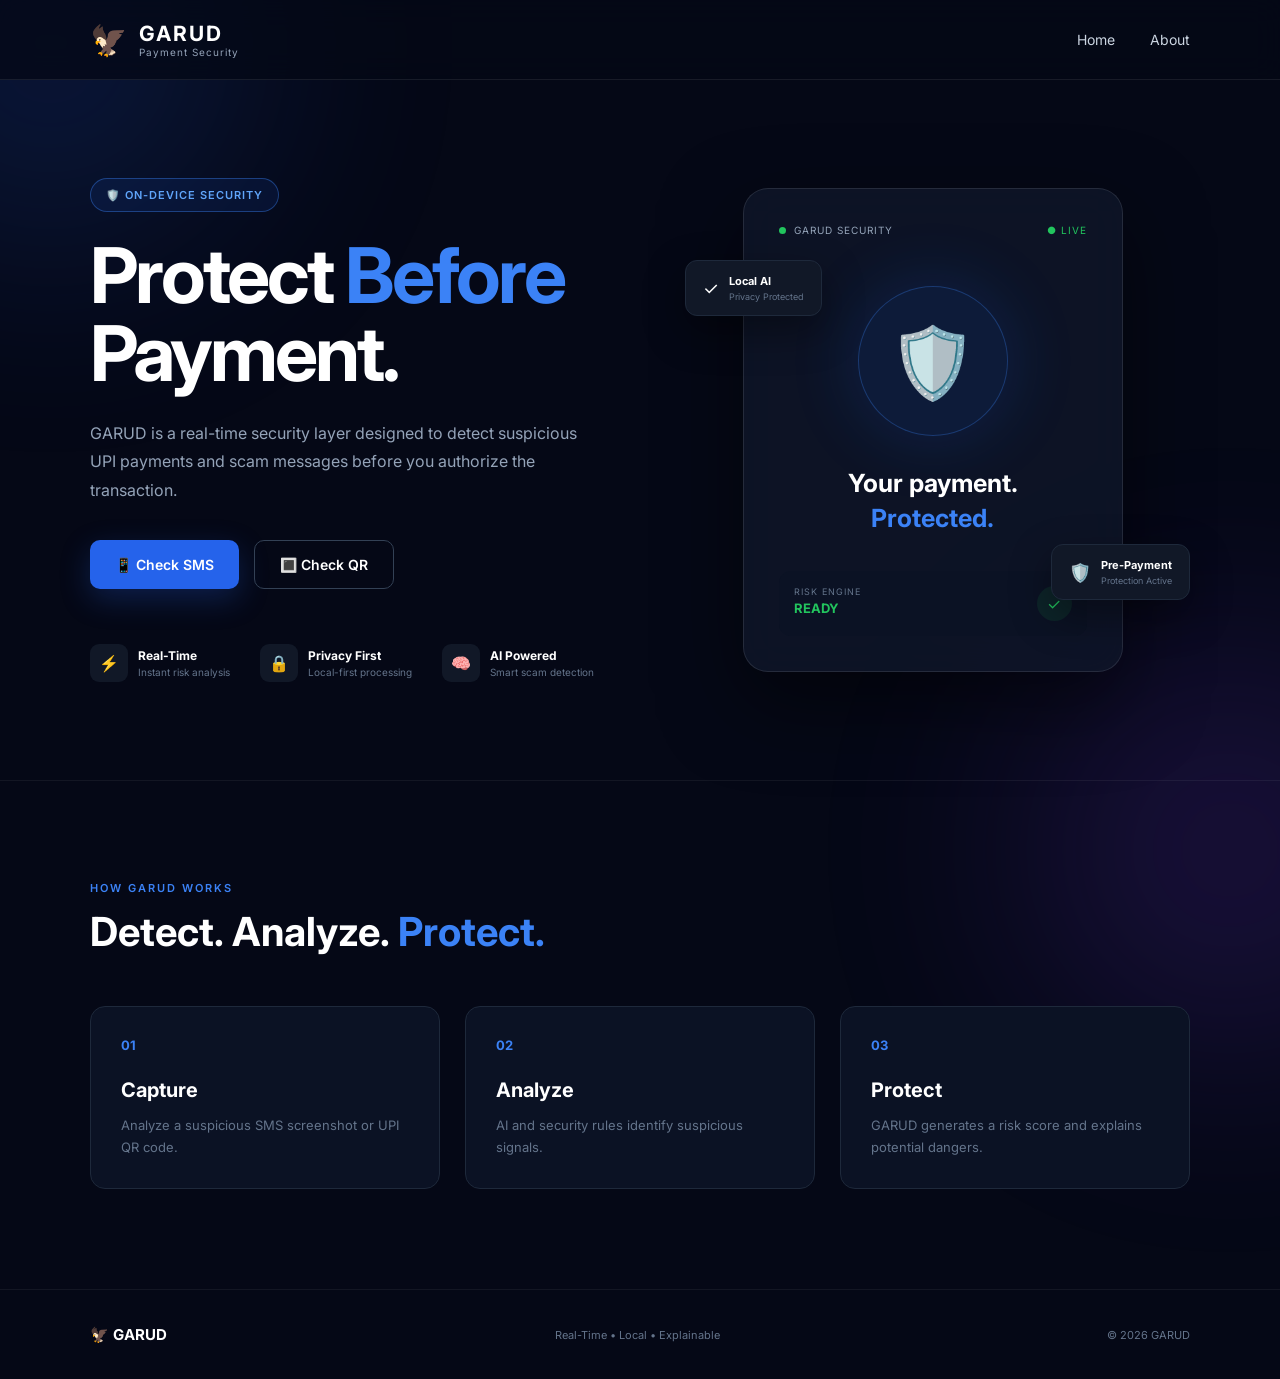
<file: index.html>
<!DOCTYPE html>
<html lang="en">

<head>
    <meta charset="UTF-8">

    <meta name="viewport" content="width=device-width, initial-scale=1.0">

    <title>GARUD | Protect Before Payment</title>

    <!-- CSS -->
    <link rel="stylesheet" href="garud.css">

    <!-- Google Font -->
    <link rel="preconnect" href="https://fonts.googleapis.com">
    <link rel="preconnect" href="https://fonts.gstatic.com" crossorigin>
    <link href="https://fonts.googleapis.com/css2?family=Inter:wght@400;500;600;700;800&display=swap"
        rel="stylesheet">
</head>

<body>

    <!-- Background decoration -->
    <div class="background-circle circle-one"></div>
    <div class="background-circle circle-two"></div>

    <!-- Navigation Bar -->
    <header>

        <div class="logo">
            <div class="logo-icon">🦅</div>

            <div>
                <h2>GARUD</h2>
                <p>Payment Security</p>
            </div>
        </div>

        <nav>
            <a href="#home">Home</a>
            <a href="#about">About</a>
        </nav>

    </header>


    <!-- Main Home Section -->
    <main id="home">

        <section class="hero">

            <!-- Left side -->
            <div class="hero-content">

                <div class="badge">
                    🛡️ ON-DEVICE SECURITY
                </div>

                <h1>
                    Protect
                    <span>Before</span>
                    Payment.
                </h1>

                <p class="description">
                    GARUD is a real-time security layer designed to
                    detect suspicious UPI payments and scam messages
                    before you authorize the transaction.
                </p>


                <!-- Buttons -->
                <div class="button-container">

                    <button class="primary-btn" onclick="checkSMS()">
                        📱 Check SMS
                    </button>

                    <button class="secondary-btn" onclick="checkQR()">
                        🔳 Check QR
                    </button>

                </div>


                <!-- Features -->
                <div class="features">

                    <div class="feature">
                        <div class="feature-icon">⚡</div>

                        <div>
                            <h3>Real-Time</h3>
                            <p>Instant risk analysis</p>
                        </div>
                    </div>


                    <div class="feature">
                        <div class="feature-icon">🔒</div>

                        <div>
                            <h3>Privacy First</h3>
                            <p>Local-first processing</p>
                        </div>
                    </div>


                    <div class="feature">
                        <div class="feature-icon">🧠</div>

                        <div>
                            <h3>AI Powered</h3>
                            <p>Smart scam detection</p>
                        </div>
                    </div>

                </div>

            </div>


            <!-- Right side -->
            <div class="hero-visual">

                <div class="security-card">

                    <div class="card-header">

                        <div class="status-dot"></div>

                        <span>GARUD SECURITY</span>

                        <span class="live">● LIVE</span>

                    </div>


                    <div class="shield">

                        <div class="shield-inner">
                            🛡️
                        </div>

                    </div>


                    <h2>
                        Your payment.
                        <br>
                        <span>Protected.</span>
                    </h2>


                    <div class="risk-info">

                        <div>
                            <p>RISK ENGINE</p>
                            <strong>READY</strong>
                        </div>

                        <div class="risk-status">
                            ✓
                        </div>

                    </div>

                </div>


                <!-- Floating cards -->

                <div class="floating-card card-one">
                    <span>✓</span>
                    <div>
                        <strong>Local AI</strong>
                        <small>Privacy Protected</small>
                    </div>
                </div>


                <div class="floating-card card-two">
                    <span>🛡️</span>
                    <div>
                        <strong>Pre-Payment</strong>
                        <small>Protection Active</small>
                    </div>
                </div>

            </div>

        </section>


        <!-- About section -->
        <section id="about" class="about-section">

            <div class="about-title">
                <p class="small-title">HOW GARUD WORKS</p>

                <h2>
                    Detect. Analyze.
                    <span>Protect.</span>
                </h2>
            </div>


            <div class="steps">

                <div class="step">
                    <div class="step-number">01</div>

                    <h3>Capture</h3>

                    <p>
                        Analyze a suspicious SMS screenshot
                        or UPI QR code.
                    </p>
                </div>


                <div class="step">
                    <div class="step-number">02</div>

                    <h3>Analyze</h3>

                    <p>
                        AI and security rules identify
                        suspicious signals.
                    </p>
                </div>


                <div class="step">
                    <div class="step-number">03</div>

                    <h3>Protect</h3>

                    <p>
                        GARUD generates a risk score and
                        explains potential dangers.
                    </p>
                </div>

            </div>

        </section>

    </main>


    <!-- Footer -->
    <footer>

        <div class="footer-logo">
            🦅 GARUD
        </div>

        <p>
            Real-Time • Local • Explainable
        </p>

        <p class="copyright">
            © 2026 GARUD
        </p>

    </footer>


    <!-- JavaScript -->
    <script src="garud.js"></script>

</body>

</html>
</file>
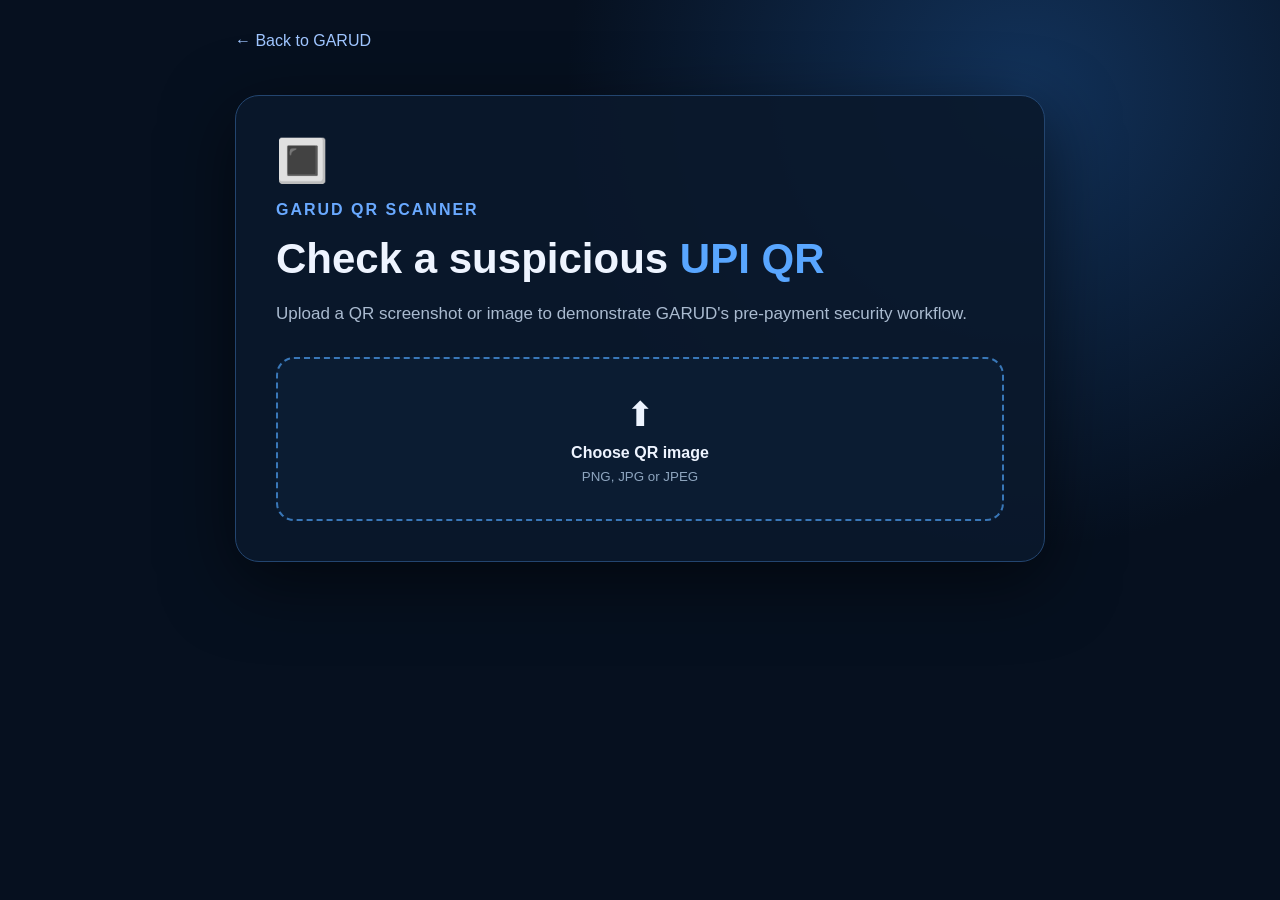
<file: qr.html>
<!DOCTYPE html>
<html lang="en">
<head>
  <meta charset="UTF-8">
  <meta name="viewport" content="width=device-width, initial-scale=1.0">
  <title>GARUD | QR Security Check</title>
  <link rel="stylesheet" href="qr.css">
</head>
<body>
  <main class="page">
    <a class="back" href="index.html">← Back to GARUD</a>
    <section class="card">
      <div class="icon">🔳</div>
      <p class="eyebrow">GARUD QR SCANNER</p>
      <h1>Check a suspicious <span>UPI QR</span></h1>
      <p class="subtitle">Upload a QR screenshot or image to demonstrate GARUD's pre-payment security workflow.</p>

      <label class="upload" for="qrFile">
        <span class="upload-icon">⬆</span>
        <strong>Choose QR image</strong>
        <small>PNG, JPG or JPEG</small>
      </label>
      <input id="qrFile" type="file" accept="image/png,image/jpeg,image/jpg">

      <div id="previewBox" class="preview hidden">
        <img id="preview" alt="QR image preview">
        <div>
          <strong id="fileName">Selected image</strong>
          <button id="analyzeBtn" class="primary" type="button">Analyze QR</button>
        </div>
      </div>

      <div id="result" class="result hidden"></div>
    </section>
  </main>
  <script src="qr.js"></script>
</body>
</html>
</file>
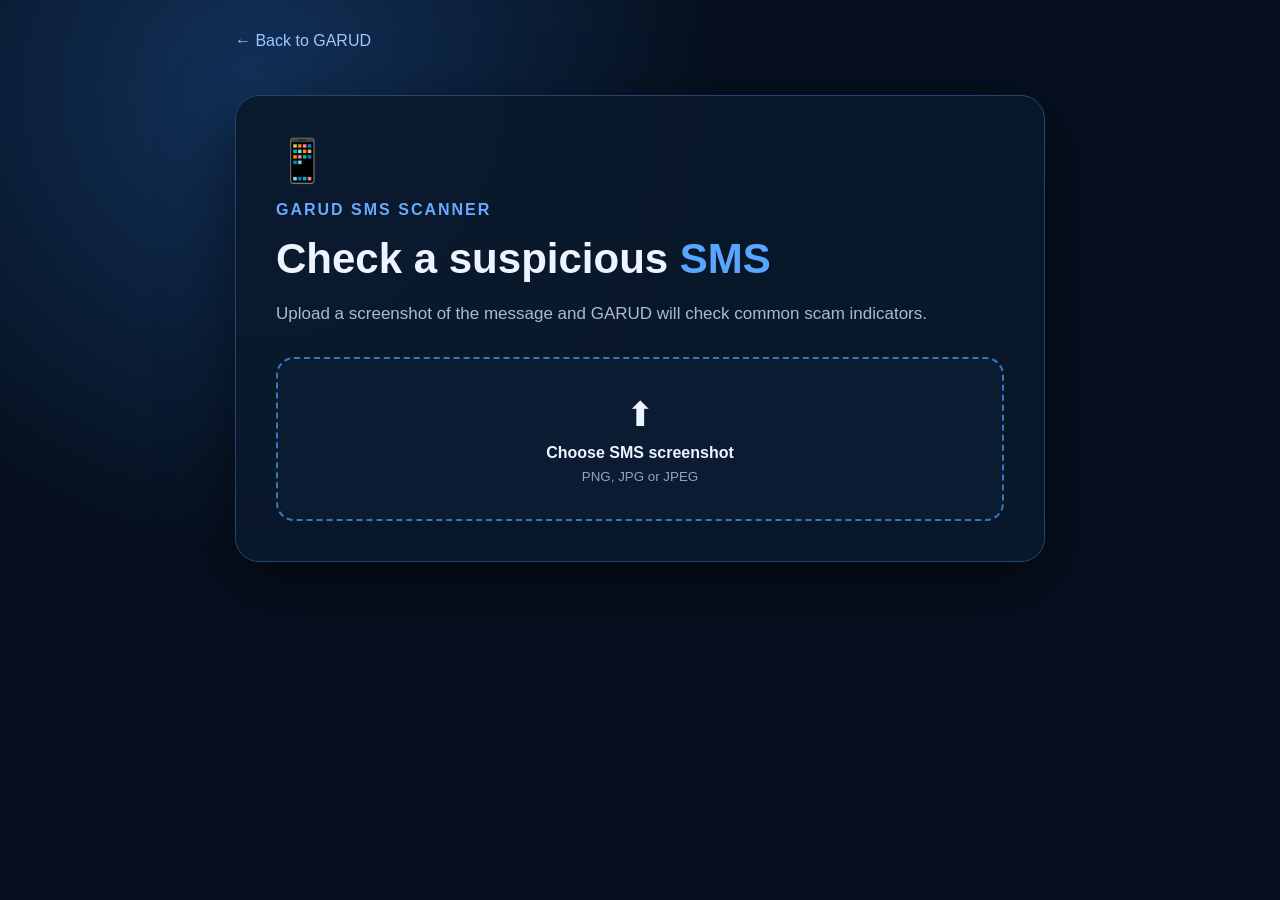
<file: sms.html>
<!DOCTYPE html>
<html lang="en">
<head>
  <meta charset="UTF-8">
  <meta name="viewport" content="width=device-width, initial-scale=1.0">
  <title>GARUD | SMS Security Check</title>
  <link rel="stylesheet" href="sms.css">
</head>
<body>
  <main class="page">
    <a class="back" href="index.html">← Back to GARUD</a>
    <section class="card">
      <div class="icon">📱</div>
      <p class="eyebrow">GARUD SMS SCANNER</p>
      <h1>Check a suspicious <span>SMS</span></h1>
      <p class="subtitle">Upload a screenshot of the message and GARUD will check common scam indicators.</p>

      <label class="upload" for="smsFile">
        <span class="upload-icon">⬆</span>
        <strong>Choose SMS screenshot</strong>
        <small>PNG, JPG or JPEG</small>
      </label>
      <input id="smsFile" type="file" accept="image/png,image/jpeg,image/jpg">

      <div id="previewBox" class="preview hidden">
        <img id="preview" alt="SMS screenshot preview">
        <div>
          <strong id="fileName">Selected image</strong>
          <button id="analyzeBtn" class="primary" type="button">Analyze SMS</button>
        </div>
      </div>

      <div id="result" class="result hidden"></div>
    </section>
  </main>
  <script src="sms.js"></script>
</body>
</html>
</file>
<file: garud.css>
/* ------------------------------
   GENERAL SETTINGS
------------------------------ */

* {
    margin: 0;
    padding: 0;
    box-sizing: border-box;
}

html {
    scroll-behavior: smooth;
}

body {
    font-family: "Inter", sans-serif;

    background: #050816;

    color: white;

    min-height: 100vh;

    overflow-x: hidden;
}


/* ------------------------------
   BACKGROUND
------------------------------ */

.background-circle {
    position: fixed;

    width: 400px;
    height: 400px;

    border-radius: 50%;

    filter: blur(120px);

    opacity: 0.18;

    z-index: -1;
}

.circle-one {
    background: #2563eb;

    top: -150px;
    left: -150px;
}

.circle-two {
    background: #7c3aed;

    bottom: -150px;
    right: -150px;
}


/* ------------------------------
   NAVBAR
------------------------------ */

header {
    width: 100%;

    height: 80px;

    padding: 0 7%;

    display: flex;

    align-items: center;

    justify-content: space-between;

    border-bottom: 1px solid rgba(255, 255, 255, 0.08);

    background: rgba(5, 8, 22, 0.75);

    backdrop-filter: blur(15px);

    position: sticky;

    top: 0;

    z-index: 100;
}


.logo {
    display: flex;

    align-items: center;

    gap: 12px;
}


.logo-icon {
    font-size: 30px;
}


.logo h2 {
    font-size: 21px;

    letter-spacing: 2px;
}


.logo p {
    font-size: 10px;

    color: #94a3b8;

    letter-spacing: 1px;
}


nav {
    display: flex;

    gap: 35px;
}


nav a {
    color: #cbd5e1;

    text-decoration: none;

    font-size: 14px;

    transition: 0.3s;
}


nav a:hover {
    color: white;
}


/* ------------------------------
   HERO SECTION
------------------------------ */

.hero {
    min-height: 700px;

    padding: 80px 7%;

    display: grid;

    grid-template-columns: 1fr 1fr;

    align-items: center;

    gap: 70px;
}


/* ------------------------------
   HERO CONTENT
------------------------------ */

.badge {
    display: inline-block;

    padding: 9px 15px;

    border: 1px solid rgba(59, 130, 246, 0.4);

    background: rgba(37, 99, 235, 0.1);

    border-radius: 30px;

    color: #60a5fa;

    font-size: 11px;

    font-weight: 600;

    letter-spacing: 1px;

    margin-bottom: 25px;
}


.hero-content h1 {
    font-size: clamp(50px, 6vw, 82px);

    line-height: 1.02;

    letter-spacing: -3px;

    max-width: 650px;
}


.hero-content h1 span {
    color: #3b82f6;
}


.description {
    max-width: 570px;

    margin-top: 25px;

    color: #94a3b8;

    font-size: 16px;

    line-height: 1.8;
}


/* ------------------------------
   BUTTONS
------------------------------ */

.button-container {
    display: flex;

    gap: 15px;

    margin-top: 35px;
}


button {
    font-family: inherit;

    cursor: pointer;
}


.primary-btn,
.secondary-btn {
    padding: 15px 25px;

    border-radius: 10px;

    font-size: 14px;

    font-weight: 600;

    transition: 0.3s;
}


.primary-btn {
    border: none;

    background: #2563eb;

    color: white;

    box-shadow: 0 10px 30px rgba(37, 99, 235, 0.25);
}


.primary-btn:hover {
    transform: translateY(-3px);

    background: #3b82f6;
}


.secondary-btn {
    border: 1px solid #334155;

    background: transparent;

    color: white;
}


.secondary-btn:hover {
    background: #111827;

    transform: translateY(-3px);
}


/* ------------------------------
   FEATURES
------------------------------ */

.features {
    display: flex;

    gap: 30px;

    margin-top: 55px;
}


.feature {
    display: flex;

    align-items: center;

    gap: 10px;
}


.feature-icon {
    width: 38px;

    height: 38px;

    display: flex;

    align-items: center;

    justify-content: center;

    border-radius: 9px;

    background: #111827;
}


.feature h3 {
    font-size: 12px;
}


.feature p {
    font-size: 10px;

    color: #64748b;

    margin-top: 3px;
}


/* ------------------------------
   SECURITY CARD
------------------------------ */

.hero-visual {
    position: relative;

    display: flex;

    justify-content: center;

    align-items: center;

    min-height: 500px;
}


.security-card {
    width: 380px;

    padding: 35px;

    border-radius: 25px;

    background: rgba(15, 23, 42, 0.8);

    border: 1px solid rgba(255, 255, 255, 0.1);

    box-shadow:
        0 30px 80px rgba(0, 0, 0, 0.5);

    backdrop-filter: blur(20px);

    text-align: center;
}


.card-header {
    display: flex;

    align-items: center;

    gap: 8px;

    font-size: 10px;

    color: #94a3b8;

    letter-spacing: 1px;
}


.status-dot {
    width: 7px;

    height: 7px;

    background: #22c55e;

    border-radius: 50%;
}


.live {
    margin-left: auto;

    color: #22c55e;
}


.shield {
    width: 150px;

    height: 150px;

    margin: 50px auto 30px;

    border-radius: 50%;

    display: flex;

    align-items: center;

    justify-content: center;

    background: rgba(37, 99, 235, 0.1);

    border: 1px solid rgba(59, 130, 246, 0.3);

    box-shadow: 0 0 70px rgba(37, 99, 235, 0.2);
}


.shield-inner {
    font-size: 70px;

    animation: floating 3s ease-in-out infinite;
}


@keyframes floating {

    0%,
    100% {
        transform: translateY(0);
    }

    50% {
        transform: translateY(-10px);
    }
}


.security-card h2 {
    font-size: 25px;

    line-height: 1.4;
}


.security-card h2 span {
    color: #3b82f6;
}


.risk-info {
    margin-top: 35px;

    padding: 15px;

    border-radius: 12px;

    background: #0b1224;

    display: flex;

    justify-content: space-between;

    text-align: left;
}


.risk-info p {
    font-size: 9px;

    color: #64748b;

    letter-spacing: 1px;
}


.risk-info strong {
    font-size: 13px;

    color: #22c55e;
}


.risk-status {
    width: 35px;

    height: 35px;

    display: flex;

    align-items: center;

    justify-content: center;

    border-radius: 50%;

    background: rgba(34, 197, 94, 0.1);

    color: #22c55e;
}


/* ------------------------------
   FLOATING CARDS
------------------------------ */

.floating-card {
    position: absolute;

    padding: 13px 17px;

    background: #111827;

    border: 1px solid #1e293b;

    border-radius: 12px;

    display: flex;

    align-items: center;

    gap: 10px;

    box-shadow: 0 15px 40px rgba(0, 0, 0, 0.4);

    animation: floating 4s ease-in-out infinite;
}


.floating-card span {
    font-size: 18px;
}


.floating-card strong {
    display: block;

    font-size: 11px;
}


.floating-card small {
    display: block;

    color: #64748b;

    font-size: 9px;

    margin-top: 3px;
}


.card-one {
    top: 80px;

    left: 10px;
}


.card-two {
    bottom: 80px;

    right: 0;
}


/* ------------------------------
   ABOUT SECTION
------------------------------ */

.about-section {
    padding: 100px 7%;

    border-top: 1px solid rgba(255, 255, 255, 0.06);
}


.small-title {
    color: #3b82f6;

    font-size: 11px;

    font-weight: 600;

    letter-spacing: 2px;
}


.about-title h2 {
    margin-top: 12px;

    font-size: 40px;
}


.about-title h2 span {
    color: #3b82f6;
}


.steps {
    display: grid;

    grid-template-columns: repeat(3, 1fr);

    gap: 25px;

    margin-top: 50px;
}


.step {
    padding: 30px;

    background: #0b1224;

    border: 1px solid #1e293b;

    border-radius: 15px;

    transition: 0.3s;
}


.step:hover {
    transform: translateY(-5px);

    border-color: #2563eb;
}


.step-number {
    color: #3b82f6;

    font-size: 13px;

    font-weight: 700;
}


.step h3 {
    margin-top: 25px;

    font-size: 20px;
}


.step p {
    margin-top: 12px;

    color: #64748b;

    font-size: 13px;

    line-height: 1.7;
}


/* ------------------------------
   FOOTER
------------------------------ */

footer {
    padding: 35px 7%;

    border-top: 1px solid rgba(255, 255, 255, 0.06);

    display: flex;

    justify-content: space-between;

    align-items: center;

    color: #64748b;

    font-size: 11px;
}


.footer-logo {
    color: white;

    font-weight: 700;

    font-size: 15px;
}


/* ------------------------------
   RESPONSIVE DESIGN
------------------------------ */

@media (max-width: 900px) {

    .hero {
        grid-template-columns: 1fr;

        text-align: center;
    }

    .description {
        margin-left: auto;
        margin-right: auto;
    }

    .button-container {
        justify-content: center;
    }

    .features {
        justify-content: center;
        flex-wrap: wrap;
    }

    .hero-visual {
        margin-top: 30px;
    }

    .steps {
        grid-template-columns: 1fr;
    }

}


@media (max-width: 600px) {

    header {
        padding: 0 5%;
    }

    nav {
        display: none;
    }

    .hero {
        padding: 60px 5%;
    }

    .hero-content h1 {
        font-size: 50px;
    }

    .security-card {
        width: 90%;
    }

    .floating-card {
        display: none;
    }

    footer {
        flex-direction: column;

        gap: 12px;
    }

}
</file>
<file: qr.css>
:root{font-family:Inter,Arial,sans-serif;color:#eef4ff;background:#06101f}*{box-sizing:border-box}body{margin:0;min-height:100vh;background:radial-gradient(circle at 80% 10%,#12325a,transparent 35%),#06101f}.page{max-width:850px;margin:auto;padding:32px 20px}.back{color:#9fc5ff;text-decoration:none}.card{margin-top:45px;padding:40px;border:1px solid #23456f;border-radius:24px;background:rgba(10,24,44,.92);box-shadow:0 20px 70px #0008}.icon{font-size:42px}.eyebrow{letter-spacing:2px;color:#69a9ff;font-weight:800}.card h1{font-size:42px;margin:8px 0}.card h1 span{color:#59a6ff}.subtitle{color:#aabbd0;font-size:17px;line-height:1.6}.upload{display:block;text-align:center;margin-top:30px;padding:35px;border:2px dashed #3977b8;border-radius:18px;cursor:pointer;background:#0b1c32}.upload-icon{display:block;font-size:34px;margin-bottom:10px}.upload strong,.upload small{display:block}.upload small{margin-top:7px;color:#8ea5bf}input{display:none}.preview{display:flex;gap:22px;align-items:center;margin-top:25px;padding:18px;border-radius:16px;background:#0b192b}.preview img{width:160px;max-height:220px;object-fit:contain;border-radius:10px}.preview strong{display:block;margin-bottom:18px}.primary{border:0;border-radius:10px;padding:13px 20px;background:#398cff;color:white;font-weight:700;cursor:pointer}.result{margin-top:25px;padding:20px;border-radius:14px;background:#102b22;border:1px solid #2e8b67;line-height:1.6}.hidden{display:none}@media(max-width:600px){.card{padding:25px}.card h1{font-size:32px}.preview{flex-direction:column;align-items:stretch}}
</file>
<file: sms.css>
:root{font-family:Inter,Arial,sans-serif;color:#eef4ff;background:#06101f}*{box-sizing:border-box}body{margin:0;min-height:100vh;background:radial-gradient(circle at 20% 10%,#12325a,transparent 35%),#06101f}.page{max-width:850px;margin:auto;padding:32px 20px}.back{color:#9fc5ff;text-decoration:none}.card{margin-top:45px;padding:40px;border:1px solid #23456f;border-radius:24px;background:rgba(10,24,44,.92);box-shadow:0 20px 70px #0008}.icon{font-size:42px}.eyebrow{letter-spacing:2px;color:#69a9ff;font-weight:800}.card h1{font-size:42px;margin:8px 0}.card h1 span{color:#59a6ff}.subtitle{color:#aabbd0;font-size:17px;line-height:1.6}.upload{display:block;text-align:center;margin-top:30px;padding:35px;border:2px dashed #3977b8;border-radius:18px;cursor:pointer;background:#0b1c32}.upload-icon{display:block;font-size:34px;margin-bottom:10px}.upload strong,.upload small{display:block}.upload small{margin-top:7px;color:#8ea5bf}input{display:none}.preview{display:flex;gap:22px;align-items:center;margin-top:25px;padding:18px;border-radius:16px;background:#0b192b}.preview img{width:160px;max-height:220px;object-fit:contain;border-radius:10px}.preview strong{display:block;margin-bottom:18px}.primary{border:0;border-radius:10px;padding:13px 20px;background:#398cff;color:white;font-weight:700;cursor:pointer}.result{margin-top:25px;padding:20px;border-radius:14px;background:#102b22;border:1px solid #2e8b67;line-height:1.6}.hidden{display:none}@media(max-width:600px){.card{padding:25px}.card h1{font-size:32px}.preview{flex-direction:column;align-items:stretch}}
</file>
